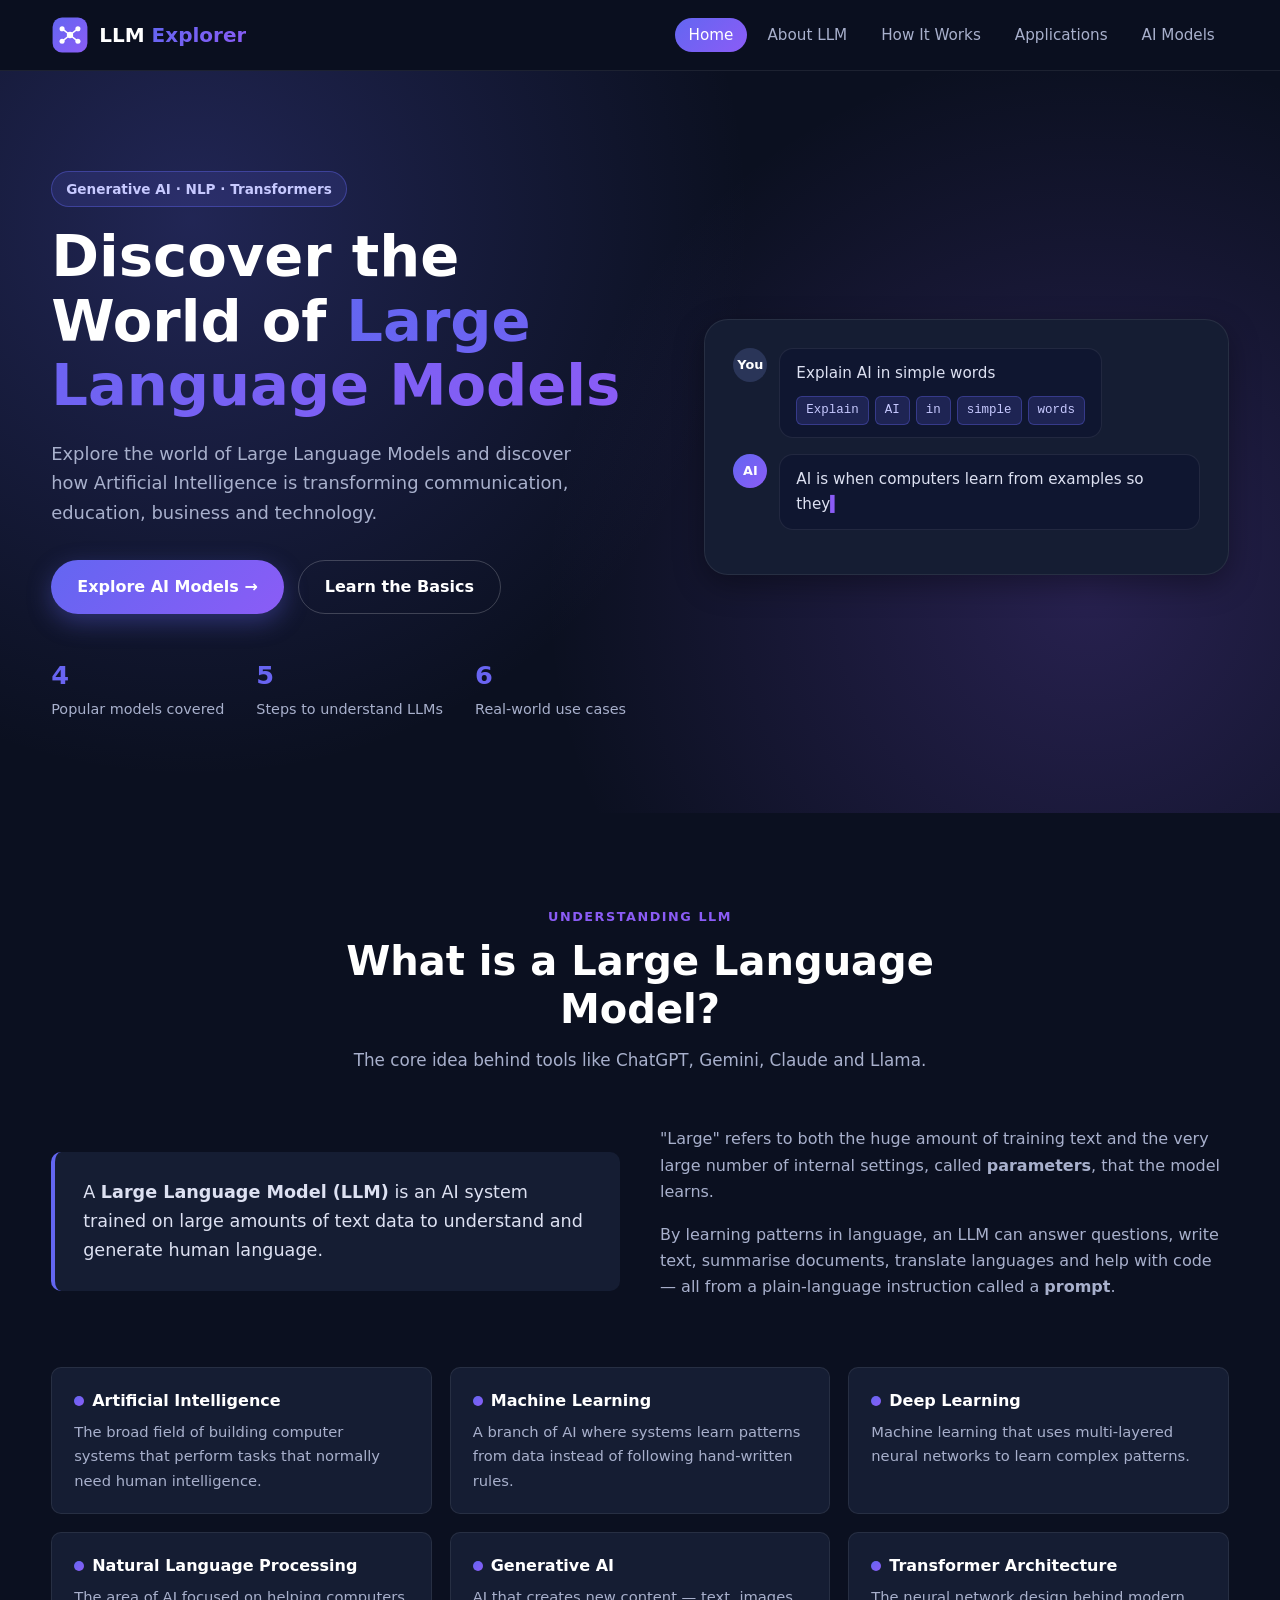
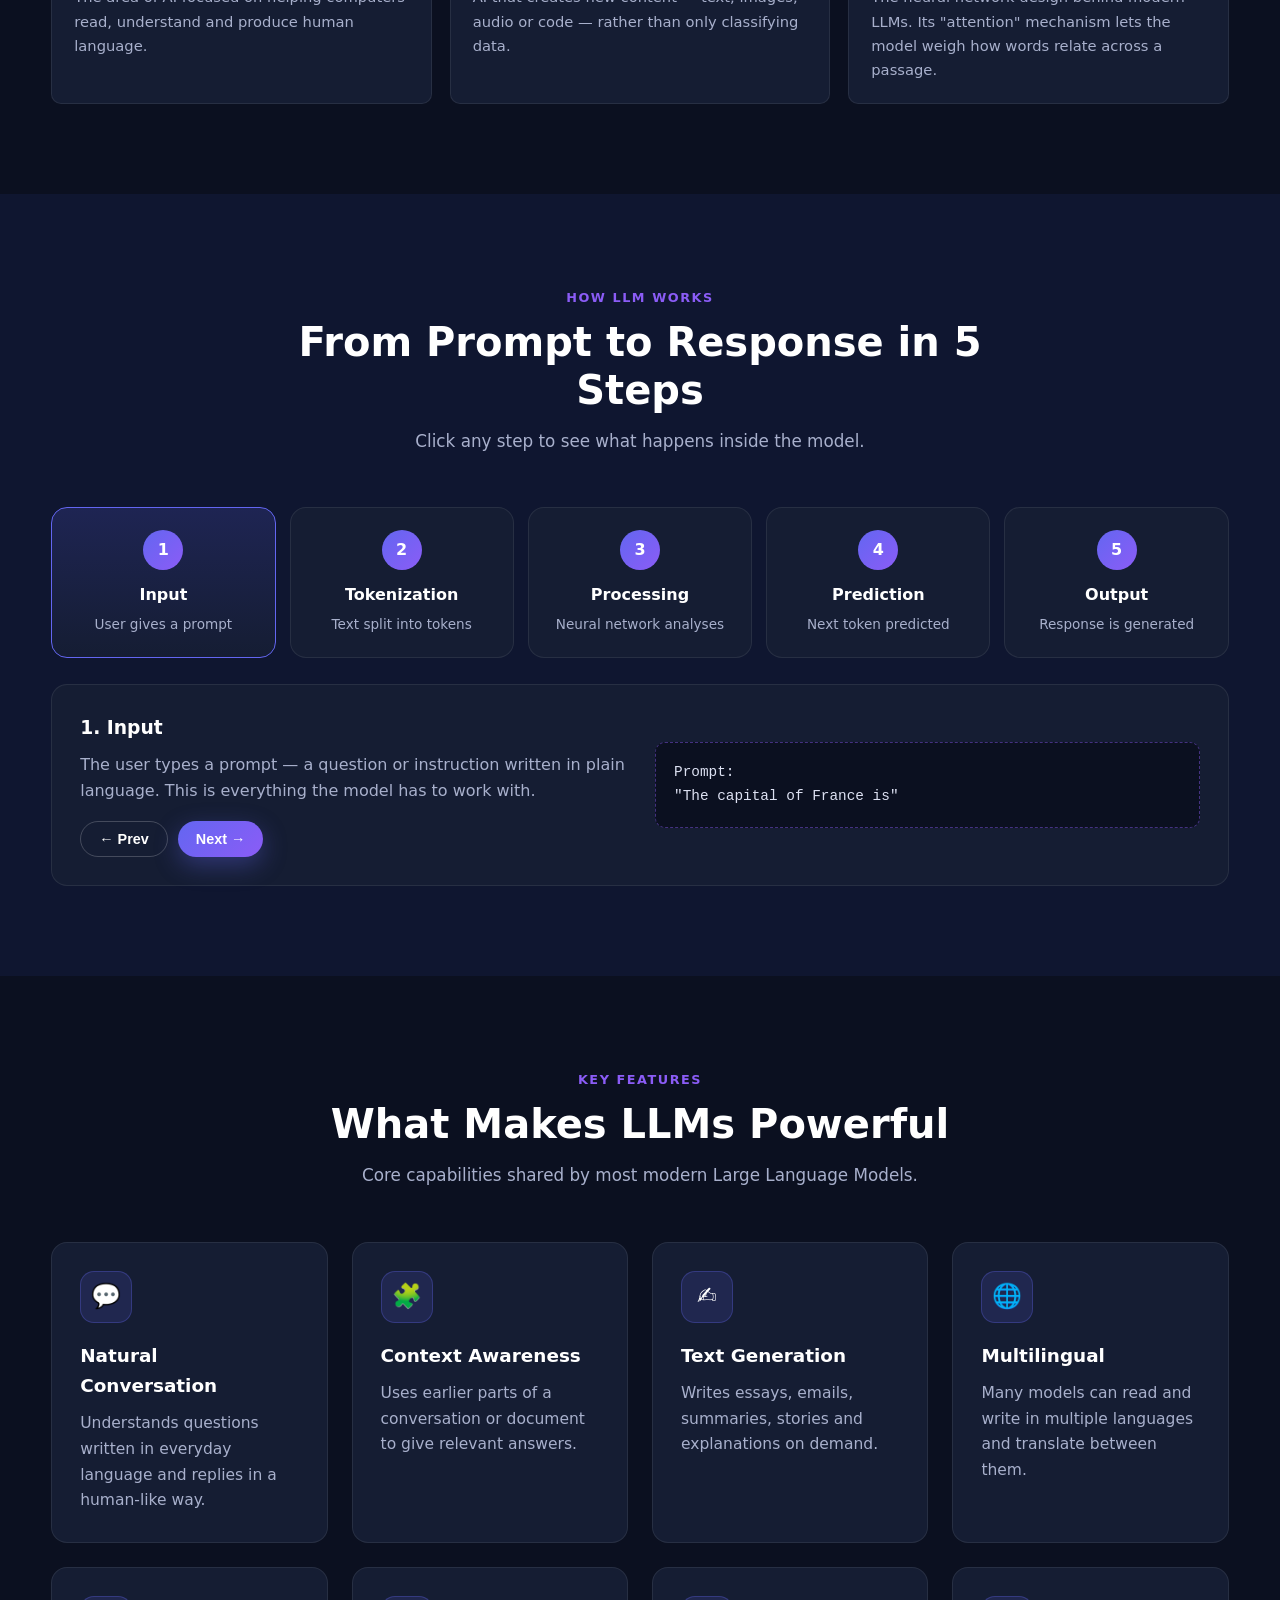
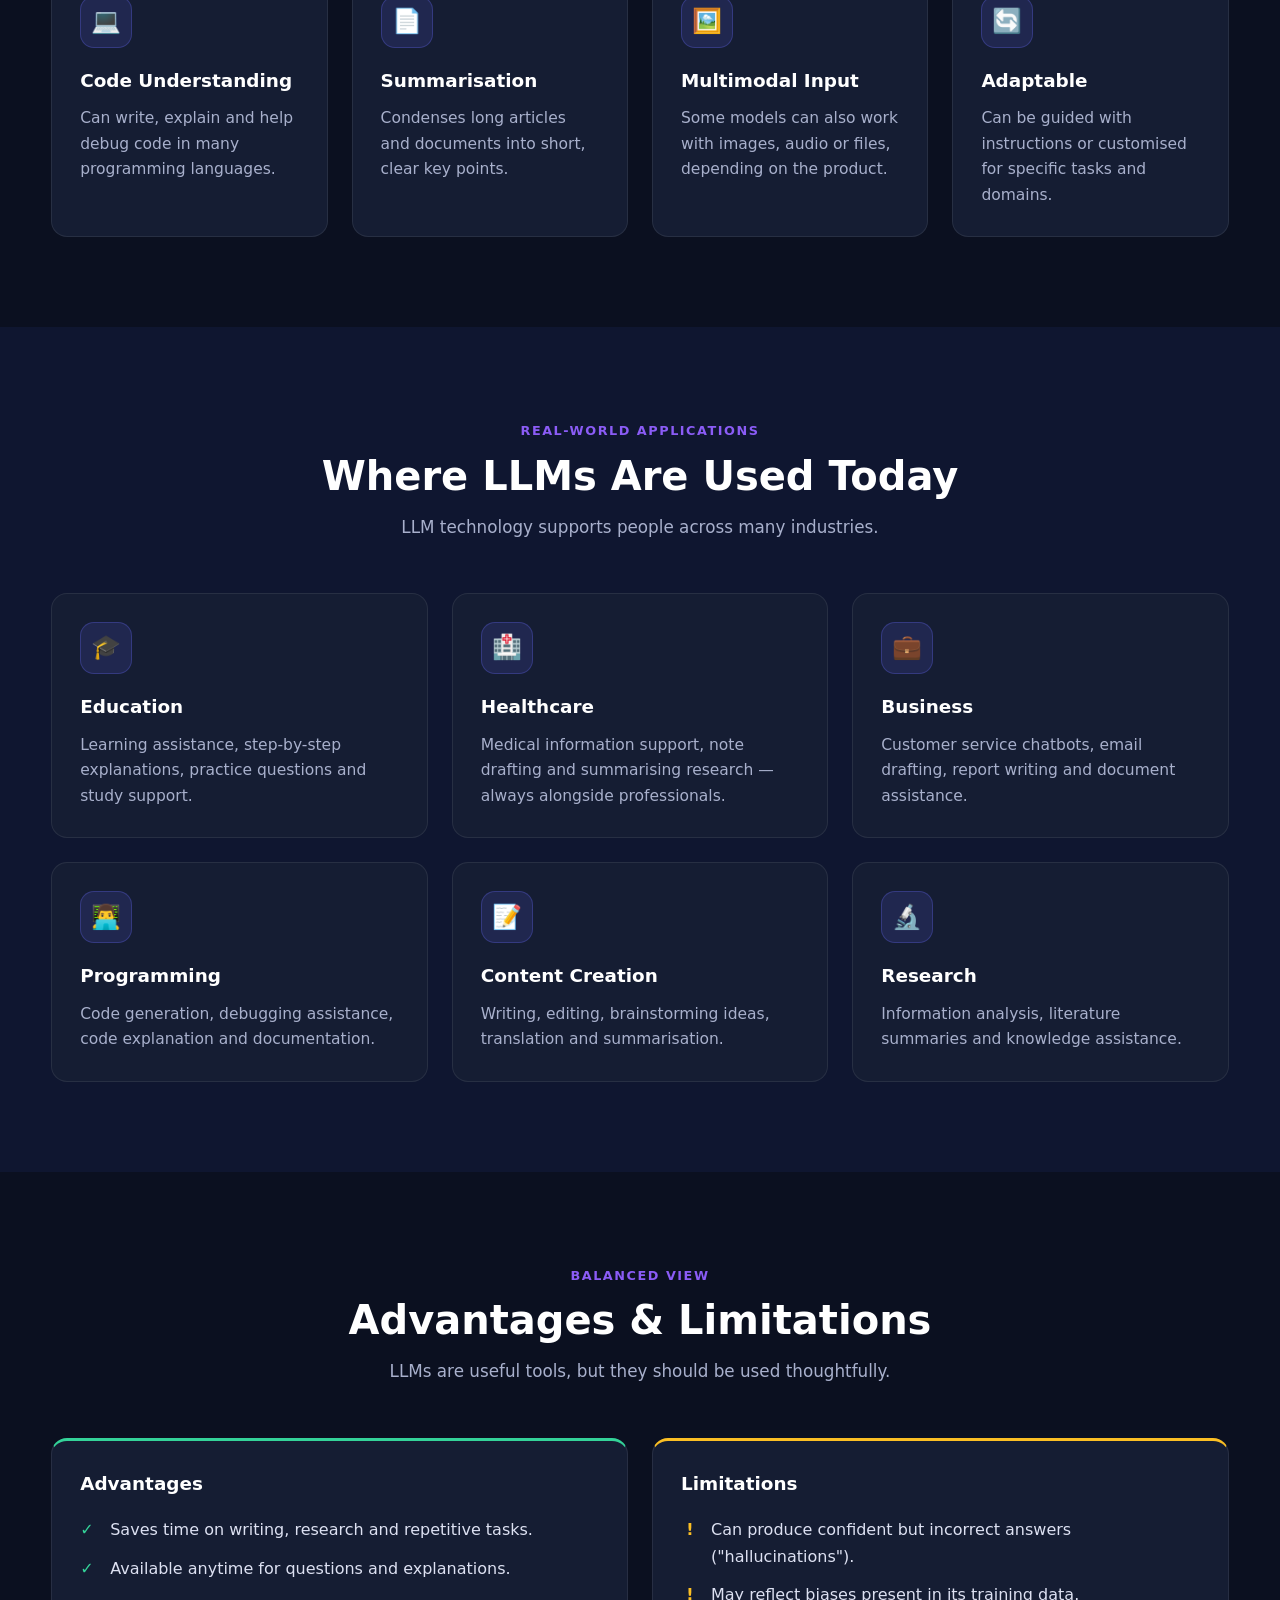
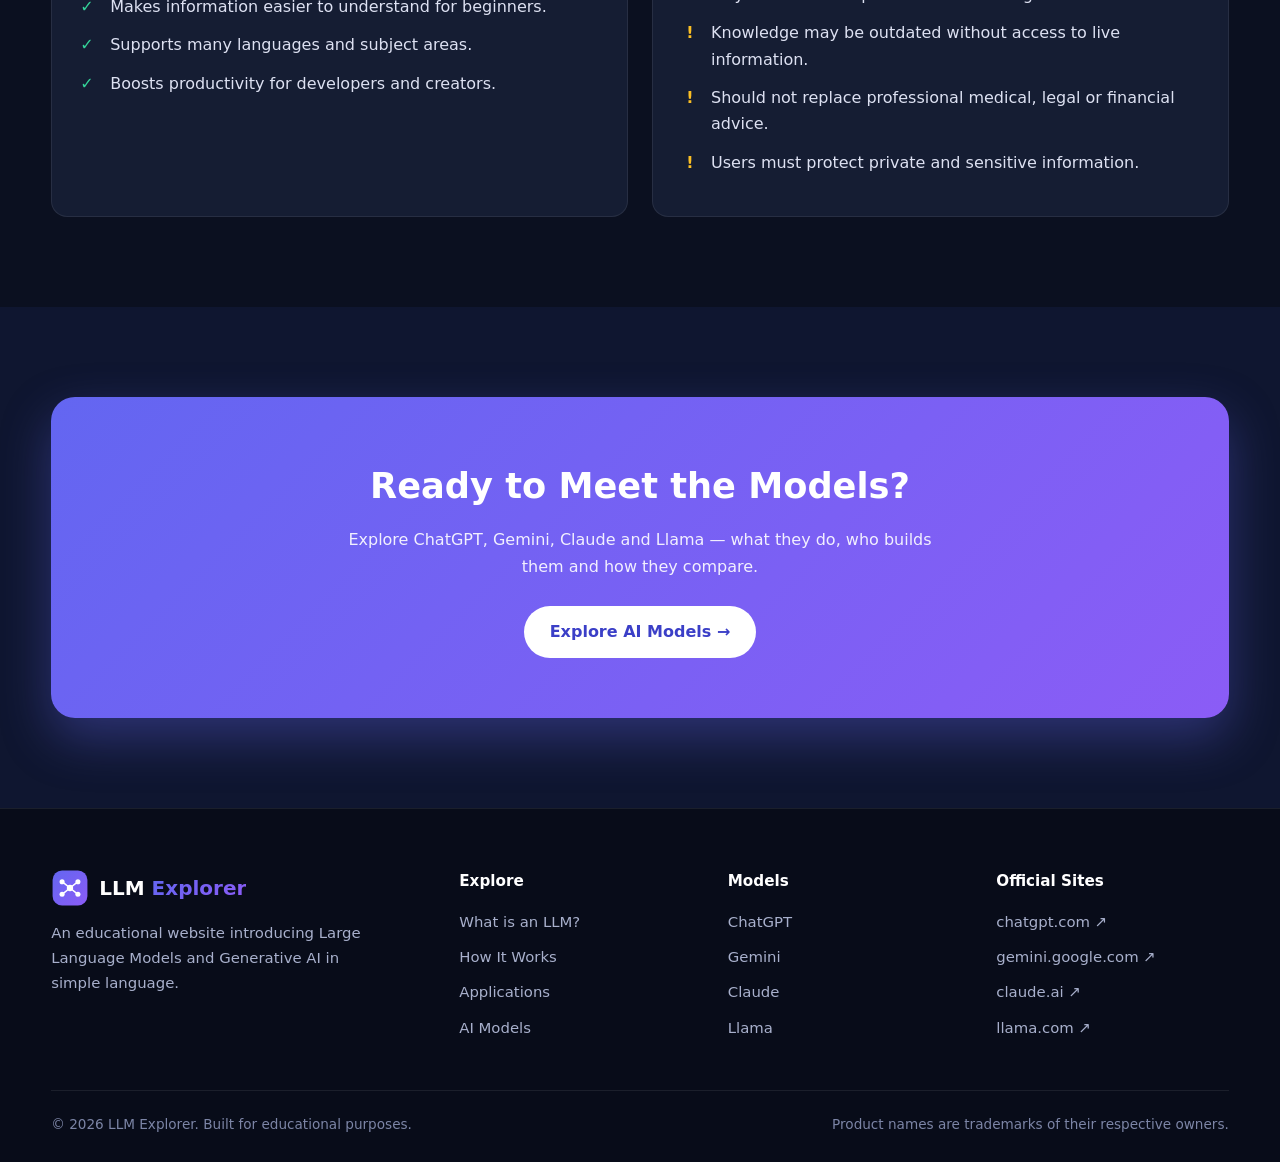
<file: index.html>
<!DOCTYPE html>
<html lang="en">
<head>
  <meta charset="UTF-8">
  <meta name="viewport" content="width=device-width, initial-scale=1.0">
  <meta name="description" content="LLM Explorer – learn what Large Language Models are, how they work, and where they are used.">
  <title>LLM Explorer | Understand Large Language Models</title>
  <link rel="icon" href="assets/logos/logo.svg" type="image/svg+xml">
  <link rel="stylesheet" href="css/style.css">
</head>
<body>
  <a href="#main" class="skip-link">Skip to content</a>

  <!-- ===== Navbar ===== -->
  <header class="header">
    <nav class="navbar container" aria-label="Main navigation">
      <a href="index.html" class="logo">
        <img src="assets/logos/logo.svg" alt="" width="38" height="38">
        <span>LLM <span class="gradient-text">Explorer</span></span>
      </a>
      <button class="nav-toggle" aria-label="Toggle menu" aria-expanded="false" aria-controls="nav-links">
        <span></span><span></span><span></span>
      </button>
      <ul class="nav-links" id="nav-links">
        <li><a href="index.html" class="active" aria-current="page">Home</a></li>
        <li><a href="#about">About LLM</a></li>
        <li><a href="#how-it-works">How It Works</a></li>
        <li><a href="#applications">Applications</a></li>
        <li><a href="models.html">AI Models</a></li>
      </ul>
    </nav>
  </header>

  <main id="main">
    <!-- ===== Hero ===== -->
    <section class="hero">
      <div class="container hero-grid">
        <div class="reveal">
          <span class="badge">Generative AI · NLP · Transformers</span>
          <h1>Discover the World of <span class="gradient-text">Large Language Models</span></h1>
          <p>Explore the world of Large Language Models and discover how Artificial Intelligence is transforming communication, education, business and technology.</p>
          <div class="hero-actions">
            <a href="models.html" class="btn btn-primary">Explore AI Models →</a>
            <a href="#about" class="btn btn-outline">Learn the Basics</a>
          </div>
          <div class="hero-stats">
            <div><strong class="gradient-text">4</strong><span>Popular models covered</span></div>
            <div><strong class="gradient-text">5</strong><span>Steps to understand LLMs</span></div>
            <div><strong class="gradient-text">6</strong><span>Real-world use cases</span></div>
          </div>
        </div>

        <div class="hero-visual reveal" aria-label="Illustration of a conversation with an LLM">
          <div class="chat-line">
            <div class="chat-avatar user" aria-hidden="true">You</div>
            <div class="chat-bubble">
              Explain AI in simple words
              <div class="tokens" aria-label="Prompt split into tokens">
                <span class="token">Explain</span><span class="token">AI</span><span class="token">in</span><span class="token">simple</span><span class="token">words</span>
              </div>
            </div>
          </div>
          <div class="chat-line">
            <div class="chat-avatar ai" aria-hidden="true">AI</div>
            <div class="chat-bubble"><span id="typed-text" class="typing"></span></div>
          </div>
        </div>
      </div>
    </section>

    <!-- ===== What is an LLM ===== -->
    <section class="section" id="about">
      <div class="container">
        <div class="section-header reveal">
          <span class="section-tag">Understanding LLM</span>
          <h2>What is a Large Language Model?</h2>
          <p>The core idea behind tools like ChatGPT, Gemini, Claude and Llama.</p>
        </div>

        <div class="definition">
          <blockquote class="definition-quote reveal">
            A <strong>Large Language Model (LLM)</strong> is an AI system trained on large amounts of text data to understand and generate human language.
          </blockquote>
          <div class="definition-text reveal">
            <p>"Large" refers to both the huge amount of training text and the very large number of internal settings, called <strong>parameters</strong>, that the model learns.</p>
            <p>By learning patterns in language, an LLM can answer questions, write text, summarise documents, translate languages and help with code — all from a plain-language instruction called a <strong>prompt</strong>.</p>
          </div>
        </div>

        <div class="concepts">
          <div class="concept reveal">
            <h4><span class="dot"></span>Artificial Intelligence</h4>
            <p>The broad field of building computer systems that perform tasks that normally need human intelligence.</p>
          </div>
          <div class="concept reveal">
            <h4><span class="dot"></span>Machine Learning</h4>
            <p>A branch of AI where systems learn patterns from data instead of following hand-written rules.</p>
          </div>
          <div class="concept reveal">
            <h4><span class="dot"></span>Deep Learning</h4>
            <p>Machine learning that uses multi-layered neural networks to learn complex patterns.</p>
          </div>
          <div class="concept reveal">
            <h4><span class="dot"></span>Natural Language Processing</h4>
            <p>The area of AI focused on helping computers read, understand and produce human language.</p>
          </div>
          <div class="concept reveal">
            <h4><span class="dot"></span>Generative AI</h4>
            <p>AI that creates new content — text, images, audio or code — rather than only classifying data.</p>
          </div>
          <div class="concept reveal">
            <h4><span class="dot"></span>Transformer Architecture</h4>
            <p>The neural network design behind modern LLMs. Its "attention" mechanism lets the model weigh how words relate across a passage.</p>
          </div>
        </div>
      </div>
    </section>

    <!-- ===== How LLM works ===== -->
    <section class="section section-alt" id="how-it-works">
      <div class="container">
        <div class="section-header reveal">
          <span class="section-tag">How LLM Works</span>
          <h2>From Prompt to Response in 5 Steps</h2>
          <p>Click any step to see what happens inside the model.</p>
        </div>

        <div class="steps reveal" role="tablist" aria-label="LLM working process">
          <button class="step active" role="tab" aria-selected="true" data-step="0"><div class="step-num">1</div><h3>Input</h3><p>User gives a prompt</p></button>
          <button class="step" role="tab" aria-selected="false" data-step="1"><div class="step-num">2</div><h3>Tokenization</h3><p>Text split into tokens</p></button>
          <button class="step" role="tab" aria-selected="false" data-step="2"><div class="step-num">3</div><h3>Processing</h3><p>Neural network analyses</p></button>
          <button class="step" role="tab" aria-selected="false" data-step="3"><div class="step-num">4</div><h3>Prediction</h3><p>Next token predicted</p></button>
          <button class="step" role="tab" aria-selected="false" data-step="4"><div class="step-num">5</div><h3>Output</h3><p>Response is generated</p></button>
        </div>

        <div class="step-detail reveal" role="tabpanel" aria-live="polite">
          <div>
            <h3 id="step-title">1. Input</h3>
            <p id="step-text"></p>
            <div class="step-controls">
              <button class="btn btn-outline btn-sm" id="step-prev" aria-label="Previous step">← Prev</button>
              <button class="btn btn-primary btn-sm" id="step-next" aria-label="Next step">Next →</button>
            </div>
          </div>
          <div class="step-example" id="step-example"></div>
        </div>
      </div>
    </section>

    <!-- ===== Key features ===== -->
    <section class="section" id="features">
      <div class="container">
        <div class="section-header reveal">
          <span class="section-tag">Key Features</span>
          <h2>What Makes LLMs Powerful</h2>
          <p>Core capabilities shared by most modern Large Language Models.</p>
        </div>
        <div class="grid grid-4">
          <article class="card reveal"><div class="icon" aria-hidden="true">💬</div><h3>Natural Conversation</h3><p>Understands questions written in everyday language and replies in a human-like way.</p></article>
          <article class="card reveal"><div class="icon" aria-hidden="true">🧩</div><h3>Context Awareness</h3><p>Uses earlier parts of a conversation or document to give relevant answers.</p></article>
          <article class="card reveal"><div class="icon" aria-hidden="true">✍️</div><h3>Text Generation</h3><p>Writes essays, emails, summaries, stories and explanations on demand.</p></article>
          <article class="card reveal"><div class="icon" aria-hidden="true">🌐</div><h3>Multilingual</h3><p>Many models can read and write in multiple languages and translate between them.</p></article>
          <article class="card reveal"><div class="icon" aria-hidden="true">💻</div><h3>Code Understanding</h3><p>Can write, explain and help debug code in many programming languages.</p></article>
          <article class="card reveal"><div class="icon" aria-hidden="true">📄</div><h3>Summarisation</h3><p>Condenses long articles and documents into short, clear key points.</p></article>
          <article class="card reveal"><div class="icon" aria-hidden="true">🖼️</div><h3>Multimodal Input</h3><p>Some models can also work with images, audio or files, depending on the product.</p></article>
          <article class="card reveal"><div class="icon" aria-hidden="true">🔄</div><h3>Adaptable</h3><p>Can be guided with instructions or customised for specific tasks and domains.</p></article>
        </div>
      </div>
    </section>

    <!-- ===== Applications ===== -->
    <section class="section section-alt" id="applications">
      <div class="container">
        <div class="section-header reveal">
          <span class="section-tag">Real-World Applications</span>
          <h2>Where LLMs Are Used Today</h2>
          <p>LLM technology supports people across many industries.</p>
        </div>
        <div class="grid grid-3">
          <article class="card reveal"><div class="icon" aria-hidden="true">🎓</div><h3>Education</h3><p>Learning assistance, step-by-step explanations, practice questions and study support.</p></article>
          <article class="card reveal"><div class="icon" aria-hidden="true">🏥</div><h3>Healthcare</h3><p>Medical information support, note drafting and summarising research — always alongside professionals.</p></article>
          <article class="card reveal"><div class="icon" aria-hidden="true">💼</div><h3>Business</h3><p>Customer service chatbots, email drafting, report writing and document assistance.</p></article>
          <article class="card reveal"><div class="icon" aria-hidden="true">👨‍💻</div><h3>Programming</h3><p>Code generation, debugging assistance, code explanation and documentation.</p></article>
          <article class="card reveal"><div class="icon" aria-hidden="true">📝</div><h3>Content Creation</h3><p>Writing, editing, brainstorming ideas, translation and summarisation.</p></article>
          <article class="card reveal"><div class="icon" aria-hidden="true">🔬</div><h3>Research</h3><p>Information analysis, literature summaries and knowledge assistance.</p></article>
        </div>
      </div>
    </section>

    <!-- ===== Advantages & limitations ===== -->
    <section class="section" id="pros-cons">
      <div class="container">
        <div class="section-header reveal">
          <span class="section-tag">Balanced View</span>
          <h2>Advantages &amp; Limitations</h2>
          <p>LLMs are useful tools, but they should be used thoughtfully.</p>
        </div>
        <div class="grid grid-2">
          <article class="card pros reveal">
            <h3>Advantages</h3>
            <ul class="list-check">
              <li>Saves time on writing, research and repetitive tasks.</li>
              <li>Available anytime for questions and explanations.</li>
              <li>Makes information easier to understand for beginners.</li>
              <li>Supports many languages and subject areas.</li>
              <li>Boosts productivity for developers and creators.</li>
            </ul>
          </article>
          <article class="card cons reveal">
            <h3>Limitations</h3>
            <ul class="list-cross">
              <li>Can produce confident but incorrect answers ("hallucinations").</li>
              <li>May reflect biases present in its training data.</li>
              <li>Knowledge may be outdated without access to live information.</li>
              <li>Should not replace professional medical, legal or financial advice.</li>
              <li>Users must protect private and sensitive information.</li>
            </ul>
          </article>
        </div>
      </div>
    </section>

    <!-- ===== CTA ===== -->
    <section class="section section-alt">
      <div class="container">
        <div class="cta reveal">
          <h2>Ready to Meet the Models?</h2>
          <p>Explore ChatGPT, Gemini, Claude and Llama — what they do, who builds them and how they compare.</p>
          <a href="models.html" class="btn">Explore AI Models →</a>
        </div>
      </div>
    </section>
  </main>

  <!-- ===== Footer ===== -->
  <footer class="footer">
    <div class="container">
      <div class="footer-grid">
        <div>
          <a href="index.html" class="logo"><img src="assets/logos/logo.svg" alt="" width="38" height="38"><span>LLM <span class="gradient-text">Explorer</span></span></a>
          <p>An educational website introducing Large Language Models and Generative AI in simple language.</p>
        </div>
        <div>
          <h4>Explore</h4>
          <ul>
            <li><a href="#about">What is an LLM?</a></li>
            <li><a href="#how-it-works">How It Works</a></li>
            <li><a href="#applications">Applications</a></li>
            <li><a href="models.html">AI Models</a></li>
          </ul>
        </div>
        <div>
          <h4>Models</h4>
          <ul>
            <li><a href="models.html#chatgpt">ChatGPT</a></li>
            <li><a href="models.html#gemini">Gemini</a></li>
            <li><a href="models.html#claude">Claude</a></li>
            <li><a href="models.html#llama">Llama</a></li>
          </ul>
        </div>
        <div>
          <h4>Official Sites</h4>
          <ul>
            <li><a href="https://chatgpt.com/" target="_blank" rel="noopener noreferrer">chatgpt.com ↗</a></li>
            <li><a href="https://gemini.google.com/" target="_blank" rel="noopener noreferrer">gemini.google.com ↗</a></li>
            <li><a href="https://claude.ai/" target="_blank" rel="noopener noreferrer">claude.ai ↗</a></li>
            <li><a href="https://www.llama.com/" target="_blank" rel="noopener noreferrer">llama.com ↗</a></li>
          </ul>
        </div>
      </div>
      <div class="footer-bottom">
        <span>© <span class="year"></span> LLM Explorer. Built for educational purposes.</span>
        <span>Product names are trademarks of their respective owners.</span>
      </div>
    </div>
  </footer>

  <button class="back-to-top" aria-label="Back to top">↑</button>
  <script src="js/script.js"></script>
</body>
</html>
</file>
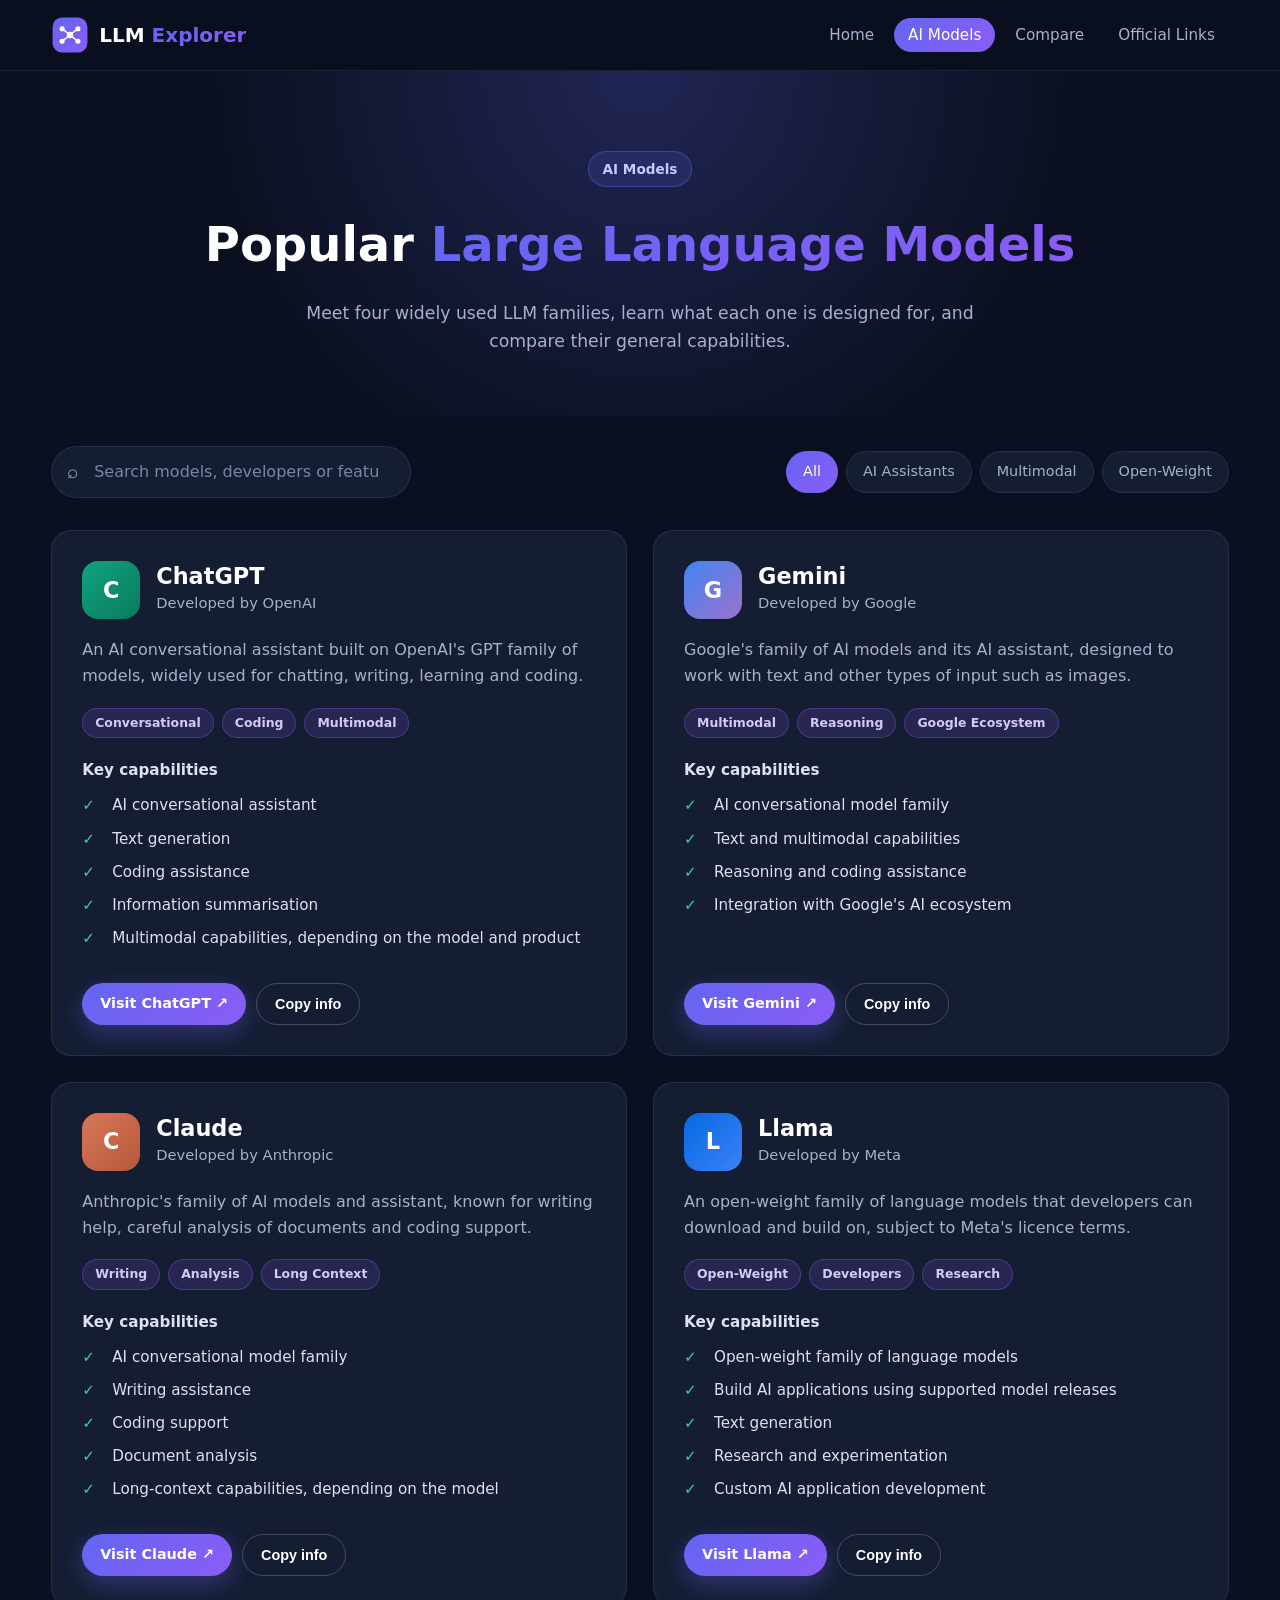
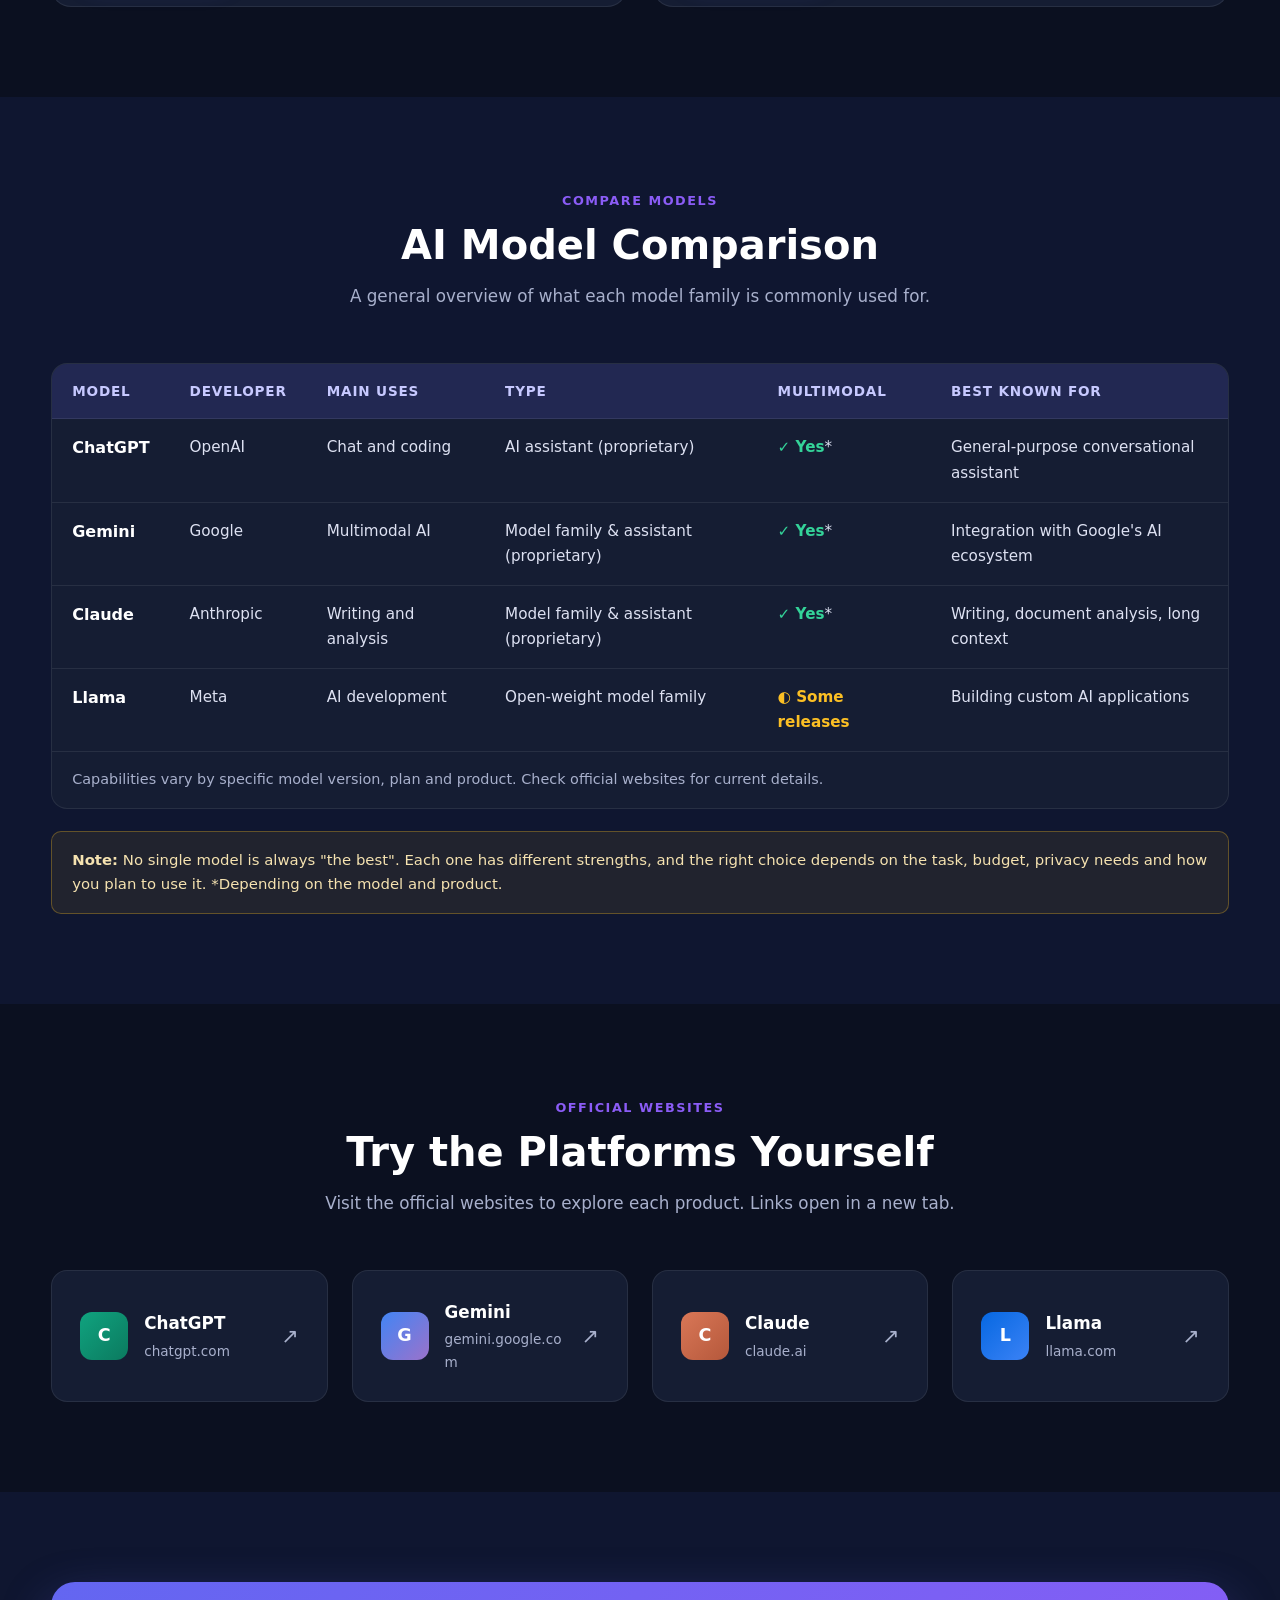
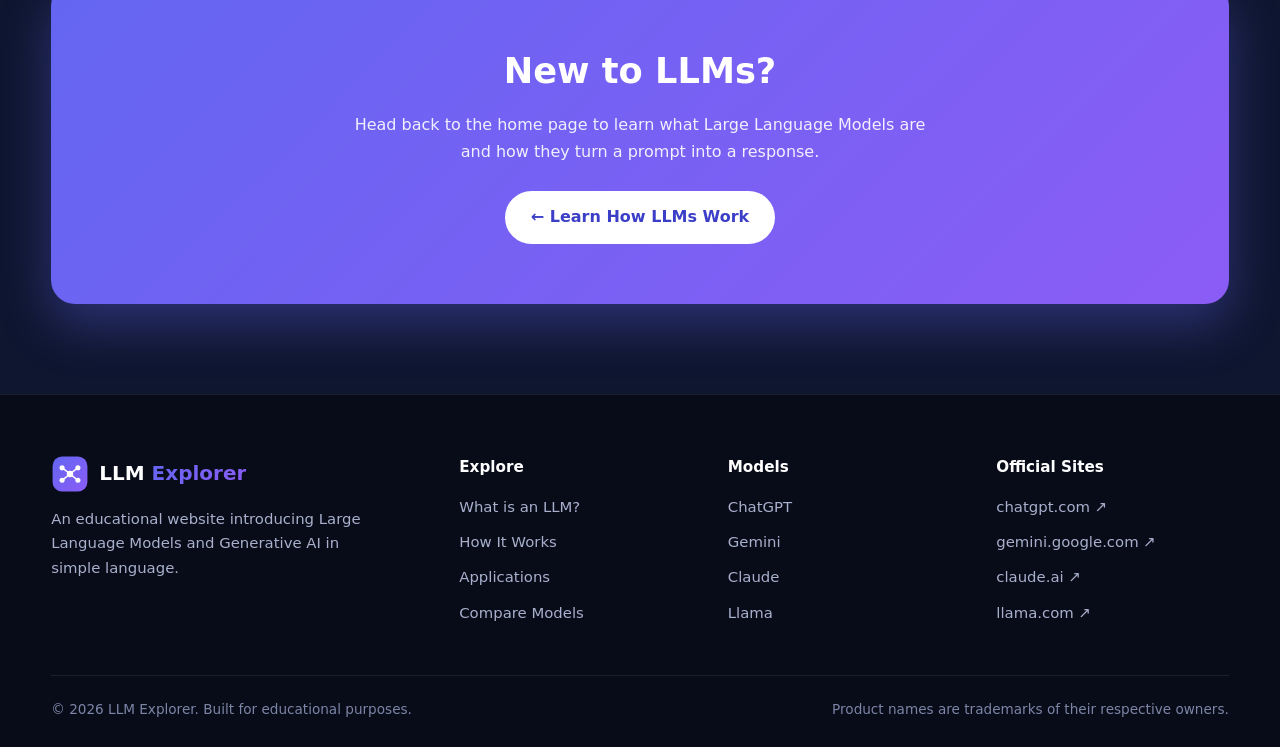
<file: models.html>
<!DOCTYPE html>
<html lang="en">
<head>
  <meta charset="UTF-8">
  <meta name="viewport" content="width=device-width, initial-scale=1.0">
  <meta name="description" content="Explore popular Large Language Models – ChatGPT, Gemini, Claude and Llama – and compare their capabilities.">
  <title>AI Models | LLM Explorer</title>
  <link rel="icon" href="assets/logos/logo.svg" type="image/svg+xml">
  <link rel="stylesheet" href="css/style.css">
</head>
<body>
  <a href="#main" class="skip-link">Skip to content</a>

  <!-- ===== Navbar ===== -->
  <header class="header">
    <nav class="navbar container" aria-label="Main navigation">
      <a href="index.html" class="logo">
        <img src="assets/logos/logo.svg" alt="" width="38" height="38">
        <span>LLM <span class="gradient-text">Explorer</span></span>
      </a>
      <button class="nav-toggle" aria-label="Toggle menu" aria-expanded="false" aria-controls="nav-links">
        <span></span><span></span><span></span>
      </button>
      <ul class="nav-links" id="nav-links">
        <li><a href="index.html">Home</a></li>
        <li><a href="models.html" class="active" aria-current="page">AI Models</a></li>
        <li><a href="#compare">Compare</a></li>
        <li><a href="#official-links">Official Links</a></li>
      </ul>
    </nav>
  </header>

  <main id="main">
    <!-- ===== Page hero ===== -->
    <section class="page-hero">
      <div class="container reveal">
        <span class="badge">AI Models</span>
        <h1>Popular <span class="gradient-text">Large Language Models</span></h1>
        <p>Meet four widely used LLM families, learn what each one is designed for, and compare their general capabilities.</p>
      </div>
    </section>

    <!-- ===== Model cards ===== -->
    <section class="section" id="models" style="padding-top: 30px;">
      <div class="container">
        <div class="toolbar">
          <label class="search" for="model-search">
            <input type="search" id="model-search" placeholder="Search models, developers or features…" aria-label="Search models">
          </label>
          <div class="filters" role="group" aria-label="Filter models">
            <button class="filter-btn active" data-filter="all">All</button>
            <button class="filter-btn" data-filter="assistant">AI Assistants</button>
            <button class="filter-btn" data-filter="multimodal">Multimodal</button>
            <button class="filter-btn" data-filter="open">Open-Weight</button>
          </div>
        </div>

        <div class="model-grid">
          <!-- ChatGPT -->
          <article class="model-card reveal" id="chatgpt" data-category="assistant multimodal">
            <div class="model-head">
              <div class="model-logo logo-chatgpt" aria-hidden="true">C</div>
              <div><h3>ChatGPT</h3><span class="model-dev">Developed by OpenAI</span></div>
            </div>
            <p class="model-desc">An AI conversational assistant built on OpenAI's GPT family of models, widely used for chatting, writing, learning and coding.</p>
            <div class="model-tags"><span class="tag">Conversational</span><span class="tag">Coding</span><span class="tag">Multimodal</span></div>
            <h4>Key capabilities</h4>
            <ul class="list-check">
              <li>AI conversational assistant</li>
              <li>Text generation</li>
              <li>Coding assistance</li>
              <li>Information summarisation</li>
              <li>Multimodal capabilities, depending on the model and product</li>
            </ul>
            <div class="model-actions">
              <a href="https://chatgpt.com/" target="_blank" rel="noopener noreferrer" class="btn btn-primary btn-sm">Visit ChatGPT ↗</a>
              <button class="btn btn-outline btn-sm copy-btn" data-copy="ChatGPT (OpenAI) – AI conversational assistant for text generation, coding assistance and summarisation. https://chatgpt.com/">Copy info</button>
            </div>
          </article>

          <!-- Gemini -->
          <article class="model-card reveal" id="gemini" data-category="assistant multimodal">
            <div class="model-head">
              <div class="model-logo logo-gemini" aria-hidden="true">G</div>
              <div><h3>Gemini</h3><span class="model-dev">Developed by Google</span></div>
            </div>
            <p class="model-desc">Google's family of AI models and its AI assistant, designed to work with text and other types of input such as images.</p>
            <div class="model-tags"><span class="tag">Multimodal</span><span class="tag">Reasoning</span><span class="tag">Google Ecosystem</span></div>
            <h4>Key capabilities</h4>
            <ul class="list-check">
              <li>AI conversational model family</li>
              <li>Text and multimodal capabilities</li>
              <li>Reasoning and coding assistance</li>
              <li>Integration with Google's AI ecosystem</li>
            </ul>
            <div class="model-actions">
              <a href="https://gemini.google.com/" target="_blank" rel="noopener noreferrer" class="btn btn-primary btn-sm">Visit Gemini ↗</a>
              <button class="btn btn-outline btn-sm copy-btn" data-copy="Gemini (Google) – AI model family with text and multimodal capabilities, reasoning and coding assistance. https://gemini.google.com/">Copy info</button>
            </div>
          </article>

          <!-- Claude -->
          <article class="model-card reveal" id="claude" data-category="assistant multimodal">
            <div class="model-head">
              <div class="model-logo logo-claude" aria-hidden="true">C</div>
              <div><h3>Claude</h3><span class="model-dev">Developed by Anthropic</span></div>
            </div>
            <p class="model-desc">Anthropic's family of AI models and assistant, known for writing help, careful analysis of documents and coding support.</p>
            <div class="model-tags"><span class="tag">Writing</span><span class="tag">Analysis</span><span class="tag">Long Context</span></div>
            <h4>Key capabilities</h4>
            <ul class="list-check">
              <li>AI conversational model family</li>
              <li>Writing assistance</li>
              <li>Coding support</li>
              <li>Document analysis</li>
              <li>Long-context capabilities, depending on the model</li>
            </ul>
            <div class="model-actions">
              <a href="https://claude.ai/" target="_blank" rel="noopener noreferrer" class="btn btn-primary btn-sm">Visit Claude ↗</a>
              <button class="btn btn-outline btn-sm copy-btn" data-copy="Claude (Anthropic) – AI model family for writing assistance, coding support and document analysis. https://claude.ai/">Copy info</button>
            </div>
          </article>

          <!-- Llama -->
          <article class="model-card reveal" id="llama" data-category="open">
            <div class="model-head">
              <div class="model-logo logo-llama" aria-hidden="true">L</div>
              <div><h3>Llama</h3><span class="model-dev">Developed by Meta</span></div>
            </div>
            <p class="model-desc">An open-weight family of language models that developers can download and build on, subject to Meta's licence terms.</p>
            <div class="model-tags"><span class="tag">Open-Weight</span><span class="tag">Developers</span><span class="tag">Research</span></div>
            <h4>Key capabilities</h4>
            <ul class="list-check">
              <li>Open-weight family of language models</li>
              <li>Build AI applications using supported model releases</li>
              <li>Text generation</li>
              <li>Research and experimentation</li>
              <li>Custom AI application development</li>
            </ul>
            <div class="model-actions">
              <a href="https://www.llama.com/" target="_blank" rel="noopener noreferrer" class="btn btn-primary btn-sm">Visit Llama ↗</a>
              <button class="btn btn-outline btn-sm copy-btn" data-copy="Llama (Meta) – open-weight family of language models for research, experimentation and custom AI application development. https://www.llama.com/">Copy info</button>
            </div>
          </article>
        </div>
        <p class="no-results" id="no-results">No models match your search. Try another keyword.</p>
      </div>
    </section>

    <!-- ===== Comparison ===== -->
    <section class="section section-alt" id="compare">
      <div class="container">
        <div class="section-header reveal">
          <span class="section-tag">Compare Models</span>
          <h2>AI Model Comparison</h2>
          <p>A general overview of what each model family is commonly used for.</p>
        </div>

        <div class="table-wrap reveal">
          <table class="compare-table">
            <caption>Capabilities vary by specific model version, plan and product. Check official websites for current details.</caption>
            <thead>
              <tr>
                <th scope="col">Model</th>
                <th scope="col">Developer</th>
                <th scope="col">Main Uses</th>
                <th scope="col">Type</th>
                <th scope="col">Multimodal</th>
                <th scope="col">Best Known For</th>
              </tr>
            </thead>
            <tbody>
              <tr>
                <th scope="row">ChatGPT</th>
                <td>OpenAI</td>
                <td>Chat and coding</td>
                <td>AI assistant (proprietary)</td>
                <td><span class="yes">✓ Yes</span>*</td>
                <td>General-purpose conversational assistant</td>
              </tr>
              <tr>
                <th scope="row">Gemini</th>
                <td>Google</td>
                <td>Multimodal AI</td>
                <td>Model family &amp; assistant (proprietary)</td>
                <td><span class="yes">✓ Yes</span>*</td>
                <td>Integration with Google's AI ecosystem</td>
              </tr>
              <tr>
                <th scope="row">Claude</th>
                <td>Anthropic</td>
                <td>Writing and analysis</td>
                <td>Model family &amp; assistant (proprietary)</td>
                <td><span class="yes">✓ Yes</span>*</td>
                <td>Writing, document analysis, long context</td>
              </tr>
              <tr>
                <th scope="row">Llama</th>
                <td>Meta</td>
                <td>AI development</td>
                <td>Open-weight model family</td>
                <td><span class="partial">◐ Some releases</span></td>
                <td>Building custom AI applications</td>
              </tr>
            </tbody>
          </table>
        </div>

        <p class="note reveal"><strong>Note:</strong> No single model is always "the best". Each one has different strengths, and the right choice depends on the task, budget, privacy needs and how you plan to use it. *Depending on the model and product.</p>
      </div>
    </section>

    <!-- ===== Official links ===== -->
    <section class="section" id="official-links">
      <div class="container">
        <div class="section-header reveal">
          <span class="section-tag">Official Websites</span>
          <h2>Try the Platforms Yourself</h2>
          <p>Visit the official websites to explore each product. Links open in a new tab.</p>
        </div>
        <div class="grid grid-4">
          <a class="card link-card reveal" href="https://chatgpt.com/" target="_blank" rel="noopener noreferrer">
            <div class="model-logo logo-chatgpt" aria-hidden="true">C</div>
            <div><h3>ChatGPT</h3><p>chatgpt.com</p></div><span class="arrow" aria-hidden="true">↗</span>
          </a>
          <a class="card link-card reveal" href="https://gemini.google.com/" target="_blank" rel="noopener noreferrer">
            <div class="model-logo logo-gemini" aria-hidden="true">G</div>
            <div><h3>Gemini</h3><p>gemini.google.com</p></div><span class="arrow" aria-hidden="true">↗</span>
          </a>
          <a class="card link-card reveal" href="https://claude.ai/" target="_blank" rel="noopener noreferrer">
            <div class="model-logo logo-claude" aria-hidden="true">C</div>
            <div><h3>Claude</h3><p>claude.ai</p></div><span class="arrow" aria-hidden="true">↗</span>
          </a>
          <a class="card link-card reveal" href="https://www.llama.com/" target="_blank" rel="noopener noreferrer">
            <div class="model-logo logo-llama" aria-hidden="true">L</div>
            <div><h3>Llama</h3><p>llama.com</p></div><span class="arrow" aria-hidden="true">↗</span>
          </a>
        </div>
      </div>
    </section>

    <!-- ===== CTA ===== -->
    <section class="section section-alt">
      <div class="container">
        <div class="cta reveal">
          <h2>New to LLMs?</h2>
          <p>Head back to the home page to learn what Large Language Models are and how they turn a prompt into a response.</p>
          <a href="index.html#how-it-works" class="btn">← Learn How LLMs Work</a>
        </div>
      </div>
    </section>
  </main>

  <!-- ===== Footer ===== -->
  <footer class="footer">
    <div class="container">
      <div class="footer-grid">
        <div>
          <a href="index.html" class="logo"><img src="assets/logos/logo.svg" alt="" width="38" height="38"><span>LLM <span class="gradient-text">Explorer</span></span></a>
          <p>An educational website introducing Large Language Models and Generative AI in simple language.</p>
        </div>
        <div>
          <h4>Explore</h4>
          <ul>
            <li><a href="index.html#about">What is an LLM?</a></li>
            <li><a href="index.html#how-it-works">How It Works</a></li>
            <li><a href="index.html#applications">Applications</a></li>
            <li><a href="#compare">Compare Models</a></li>
          </ul>
        </div>
        <div>
          <h4>Models</h4>
          <ul>
            <li><a href="#chatgpt">ChatGPT</a></li>
            <li><a href="#gemini">Gemini</a></li>
            <li><a href="#claude">Claude</a></li>
            <li><a href="#llama">Llama</a></li>
          </ul>
        </div>
        <div>
          <h4>Official Sites</h4>
          <ul>
            <li><a href="https://chatgpt.com/" target="_blank" rel="noopener noreferrer">chatgpt.com ↗</a></li>
            <li><a href="https://gemini.google.com/" target="_blank" rel="noopener noreferrer">gemini.google.com ↗</a></li>
            <li><a href="https://claude.ai/" target="_blank" rel="noopener noreferrer">claude.ai ↗</a></li>
            <li><a href="https://www.llama.com/" target="_blank" rel="noopener noreferrer">llama.com ↗</a></li>
          </ul>
        </div>
      </div>
      <div class="footer-bottom">
        <span>© <span class="year"></span> LLM Explorer. Built for educational purposes.</span>
        <span>Product names are trademarks of their respective owners.</span>
      </div>
    </div>
  </footer>

  <button class="back-to-top" aria-label="Back to top">↑</button>
  <div class="toast" id="toast" role="status" aria-live="polite"></div>
  <script src="js/script.js"></script>
</body>
</html>
</file>
<file: css/style.css>
/* ==========================================================
   LLM Explorer — Global Stylesheet
   ========================================================== */

:root {
  --bg: #0B1020;
  --bg-alt: #0F1630;
  --card: #151D33;
  --card-hover: #1B2542;
  --border: rgba(255, 255, 255, 0.08);
  --primary: #6366F1;
  --secondary: #8B5CF6;
  --text: #FFFFFF;
  --muted: #A8B0CC;
  --success: #34D399;
  --warning: #FBBF24;
  --gradient: linear-gradient(135deg, var(--primary), var(--secondary));
  --radius: 16px;
  --radius-sm: 10px;
  --shadow: 0 10px 30px rgba(0, 0, 0, 0.35);
  --max-width: 1180px;
  --nav-height: 70px;
  --font: "Inter", "Segoe UI", system-ui, -apple-system, Roboto, Arial, sans-serif;
}

/* ---------- Reset & base ---------- */
*,
*::before,
*::after { box-sizing: border-box; margin: 0; padding: 0; }

html { scroll-behavior: smooth; scroll-padding-top: calc(var(--nav-height) + 16px); }

body {
  font-family: var(--font);
  background: var(--bg);
  color: var(--text);
  line-height: 1.65;
  -webkit-font-smoothing: antialiased;
}

img, svg { max-width: 100%; display: block; }
a { color: inherit; text-decoration: none; }
ul { list-style: none; }

:focus-visible { outline: 3px solid var(--secondary); outline-offset: 3px; border-radius: 6px; }

.skip-link {
  position: absolute; left: -999px; top: 8px;
  background: var(--primary); color: #fff; padding: 8px 14px; border-radius: 8px; z-index: 200;
}
.skip-link:focus { left: 8px; }

.container { width: 92%; max-width: var(--max-width); margin: 0 auto; }

.gradient-text {
  background: var(--gradient);
  -webkit-background-clip: text; background-clip: text;
  color: transparent;
}

/* ---------- Navbar ---------- */
.header {
  position: sticky; top: 0; z-index: 100;
  background: rgba(11, 16, 32, 0.85);
  backdrop-filter: blur(12px);
  border-bottom: 1px solid var(--border);
  transition: box-shadow 0.3s;
}
.header.scrolled { box-shadow: 0 6px 20px rgba(0, 0, 0, 0.4); }

.navbar {
  height: var(--nav-height);
  display: flex; align-items: center; justify-content: space-between;
}

.logo { display: flex; align-items: center; gap: 10px; font-weight: 800; font-size: 1.25rem; }
.logo img { width: 38px; height: 38px; }

.nav-links { display: flex; align-items: center; gap: 6px; }
.nav-links a {
  padding: 8px 14px; border-radius: 999px;
  color: var(--muted); font-weight: 500; font-size: 0.95rem;
  transition: color 0.2s, background 0.2s;
}
.nav-links a:hover { color: var(--text); background: rgba(255, 255, 255, 0.06); }
.nav-links a.active { color: #fff; background: var(--gradient); }

.nav-toggle {
  display: none;
  background: none; border: 1px solid var(--border); border-radius: 10px;
  width: 44px; height: 44px; cursor: pointer;
  flex-direction: column; justify-content: center; align-items: center; gap: 5px;
}
.nav-toggle span { width: 20px; height: 2px; background: #fff; border-radius: 2px; transition: transform 0.3s, opacity 0.3s; }
.nav-toggle[aria-expanded="true"] span:nth-child(1) { transform: translateY(7px) rotate(45deg); }
.nav-toggle[aria-expanded="true"] span:nth-child(2) { opacity: 0; }
.nav-toggle[aria-expanded="true"] span:nth-child(3) { transform: translateY(-7px) rotate(-45deg); }

/* ---------- Buttons ---------- */
.btn {
  display: inline-flex; align-items: center; gap: 8px;
  padding: 13px 26px; border-radius: 999px;
  font-weight: 600; font-size: 1rem; border: none; cursor: pointer;
  transition: transform 0.2s, box-shadow 0.2s, background 0.2s;
}
.btn-primary { background: var(--gradient); color: #fff; box-shadow: 0 8px 24px rgba(99, 102, 241, 0.35); }
.btn-primary:hover { transform: translateY(-2px); box-shadow: 0 12px 30px rgba(139, 92, 246, 0.45); }
.btn-outline { border: 1px solid rgba(255, 255, 255, 0.2); color: #fff; background: transparent; }
.btn-outline:hover { background: rgba(255, 255, 255, 0.07); transform: translateY(-2px); }
.btn-sm { padding: 9px 18px; font-size: 0.9rem; }

/* ---------- Hero ---------- */
.hero {
  position: relative; overflow: hidden;
  padding: 100px 0 90px;
  background:
    radial-gradient(circle at 15% 20%, rgba(99, 102, 241, 0.25), transparent 45%),
    radial-gradient(circle at 85% 70%, rgba(139, 92, 246, 0.22), transparent 45%);
}
.hero-grid { display: grid; grid-template-columns: 1.15fr 1fr; gap: 50px; align-items: center; }
.badge {
  display: inline-block; padding: 6px 14px; border-radius: 999px;
  background: rgba(99, 102, 241, 0.15); border: 1px solid rgba(99, 102, 241, 0.4);
  color: #C7C9FF; font-size: 0.85rem; font-weight: 600; margin-bottom: 18px;
}
.hero h1 { font-size: clamp(2.2rem, 5vw, 3.6rem); line-height: 1.12; font-weight: 800; margin-bottom: 20px; }
.hero p { color: var(--muted); font-size: 1.12rem; max-width: 560px; margin-bottom: 32px; }
.hero-actions { display: flex; flex-wrap: wrap; gap: 14px; }
.hero-stats { display: flex; gap: 32px; margin-top: 40px; flex-wrap: wrap; }
.hero-stats strong { display: block; font-size: 1.6rem; }
.hero-stats span { color: var(--muted); font-size: 0.9rem; }

/* Hero visual: simple neural network illustration */
.hero-visual {
  background: var(--card); border: 1px solid var(--border); border-radius: 24px;
  padding: 28px; box-shadow: var(--shadow);
}
.chat-line { display: flex; gap: 12px; margin-bottom: 16px; align-items: flex-start; }
.chat-avatar {
  flex: 0 0 34px; height: 34px; border-radius: 50%;
  display: grid; place-items: center; font-size: 0.8rem; font-weight: 700;
}
.chat-avatar.user { background: #2A3558; }
.chat-avatar.ai { background: var(--gradient); }
.chat-bubble {
  background: var(--bg-alt); padding: 12px 16px; border-radius: 14px;
  font-size: 0.95rem; color: #DDE1F2; border: 1px solid var(--border);
}
.tokens { display: flex; flex-wrap: wrap; gap: 6px; margin-top: 10px; }
.token {
  padding: 3px 9px; border-radius: 6px; font-size: 0.78rem; font-family: ui-monospace, Consolas, monospace;
  background: rgba(99, 102, 241, 0.18); color: #C7C9FF; border: 1px solid rgba(99, 102, 241, 0.35);
}
.typing::after { content: "▍"; animation: blink 1s step-end infinite; color: var(--secondary); }
@keyframes blink { 50% { opacity: 0; } }

/* ---------- Sections ---------- */
.section { padding: 90px 0; }
.section-alt { background: var(--bg-alt); }
.section-header { text-align: center; max-width: 720px; margin: 0 auto 52px; }
.section-tag {
  display: inline-block; color: var(--secondary); font-weight: 700;
  text-transform: uppercase; letter-spacing: 0.12em; font-size: 0.8rem; margin-bottom: 10px;
}
.section-header h2 { font-size: clamp(1.8rem, 3.5vw, 2.5rem); line-height: 1.2; margin-bottom: 14px; }
.section-header p { color: var(--muted); font-size: 1.05rem; }

/* ---------- Cards & grids ---------- */
.grid { display: grid; gap: 24px; }
.grid-2 { grid-template-columns: repeat(2, 1fr); }
.grid-3 { grid-template-columns: repeat(3, 1fr); }
.grid-4 { grid-template-columns: repeat(4, 1fr); }

.card {
  background: var(--card); border: 1px solid var(--border); border-radius: var(--radius);
  padding: 28px; transition: transform 0.25s, border-color 0.25s, background 0.25s;
}
.card:hover { transform: translateY(-4px); border-color: rgba(139, 92, 246, 0.45); background: var(--card-hover); }
.card h3 { font-size: 1.15rem; margin-bottom: 10px; }
.card p { color: var(--muted); font-size: 0.97rem; }

.icon {
  width: 52px; height: 52px; border-radius: 14px;
  display: grid; place-items: center; font-size: 1.5rem;
  background: rgba(99, 102, 241, 0.15); border: 1px solid rgba(99, 102, 241, 0.3);
  margin-bottom: 18px;
}

/* About / definition block */
.definition {
  display: grid; grid-template-columns: 1fr 1fr; gap: 40px; align-items: center;
}
.definition-quote {
  background: var(--card); border-left: 4px solid var(--primary);
  border-radius: var(--radius-sm); padding: 26px 28px; font-size: 1.1rem; color: #DDE1F2;
}
.definition-text p { color: var(--muted); margin-bottom: 16px; }

/* Concept hierarchy (AI > ML > DL > NLP > GenAI) */
.concepts { display: grid; grid-template-columns: repeat(3, 1fr); gap: 18px; margin-top: 50px; }
.concept {
  background: var(--card); border: 1px solid var(--border); border-radius: var(--radius-sm);
  padding: 20px 22px;
}
.concept h4 { font-size: 1rem; margin-bottom: 6px; display: flex; align-items: center; gap: 8px; }
.concept p { color: var(--muted); font-size: 0.92rem; }
.concept .dot { width: 10px; height: 10px; border-radius: 50%; background: var(--gradient); }

/* ---------- How LLM works (interactive steps) ---------- */
.steps { display: grid; grid-template-columns: repeat(5, 1fr); gap: 14px; position: relative; }
.step {
  background: var(--card); border: 1px solid var(--border); border-radius: var(--radius);
  padding: 22px 18px; text-align: center; cursor: pointer;
  transition: border-color 0.25s, transform 0.25s, background 0.25s;
  font: inherit; color: inherit;
}
.step:hover { transform: translateY(-3px); }
.step.active { border-color: var(--primary); background: linear-gradient(180deg, rgba(99,102,241,0.18), var(--card)); }
.step-num {
  width: 40px; height: 40px; margin: 0 auto 12px; border-radius: 50%;
  display: grid; place-items: center; font-weight: 700; background: var(--gradient);
}
.step h3 { font-size: 1rem; margin-bottom: 4px; }
.step p { color: var(--muted); font-size: 0.85rem; }

.step-detail {
  margin-top: 26px; background: var(--card); border: 1px solid var(--border); border-radius: var(--radius);
  padding: 28px; display: grid; grid-template-columns: 1fr 1fr; gap: 30px; align-items: center;
  min-height: 170px;
}
.step-detail h3 { margin-bottom: 8px; }
.step-detail p { color: var(--muted); }
.step-example {
  background: var(--bg); border: 1px dashed rgba(139, 92, 246, 0.45); border-radius: var(--radius-sm);
  padding: 18px; font-family: ui-monospace, Consolas, monospace; font-size: 0.9rem; color: #DDE1F2;
}
.step-controls { display: flex; gap: 10px; margin-top: 16px; }

/* ---------- Pros / cons ---------- */
.list-check li, .list-cross li {
  position: relative; padding-left: 30px; margin-bottom: 12px; color: #DDE1F2;
}
.list-check li::before, .list-cross li::before {
  position: absolute; left: 0; top: 0; font-weight: 700;
}
.list-check li::before { content: "✓"; color: var(--success); }
.list-cross li::before { content: "!"; color: var(--warning); width: 18px; text-align: center; }
.card.pros { border-top: 3px solid var(--success); }
.card.cons { border-top: 3px solid var(--warning); }
.card.pros h3, .card.cons h3 { margin-bottom: 18px; }

/* ---------- CTA ---------- */
.cta {
  text-align: center; padding: 60px 30px; border-radius: 24px;
  background: var(--gradient); box-shadow: 0 20px 50px rgba(99, 102, 241, 0.35);
}
.cta h2 { font-size: clamp(1.6rem, 3vw, 2.2rem); margin-bottom: 12px; }
.cta p { color: rgba(255,255,255,0.9); margin-bottom: 26px; max-width: 600px; margin-inline: auto; }
.cta .btn { background: #fff; color: #3B3FC7; }
.cta .btn:hover { transform: translateY(-2px); }

/* ---------- Page header (models page) ---------- */
.page-hero { padding: 80px 0 60px; text-align: center;
  background: radial-gradient(circle at 50% 0%, rgba(99, 102, 241, 0.25), transparent 60%); }
.page-hero h1 { font-size: clamp(2rem, 4.5vw, 3rem); margin-bottom: 14px; }
.page-hero p { color: var(--muted); max-width: 680px; margin: 0 auto; font-size: 1.08rem; }

/* ---------- Filter / search ---------- */
.toolbar {
  display: flex; flex-wrap: wrap; gap: 14px; justify-content: space-between; align-items: center;
  margin-bottom: 32px;
}
.search {
  flex: 1 1 260px; max-width: 360px; position: relative;
}
.search input {
  width: 100%; padding: 12px 16px 12px 42px; border-radius: 999px;
  border: 1px solid var(--border); background: var(--card); color: #fff; font: inherit;
}
.search input::placeholder { color: #7C85A6; }
.search::before { content: "⌕"; position: absolute; left: 16px; top: 50%; transform: translateY(-52%); color: var(--muted); font-size: 1.2rem; }
.filters { display: flex; flex-wrap: wrap; gap: 8px; }
.filter-btn {
  padding: 8px 16px; border-radius: 999px; border: 1px solid var(--border);
  background: var(--card); color: var(--muted); font: inherit; font-size: 0.9rem; cursor: pointer;
  transition: all 0.2s;
}
.filter-btn:hover { color: #fff; }
.filter-btn.active { background: var(--gradient); color: #fff; border-color: transparent; }
.no-results { text-align: center; color: var(--muted); padding: 30px; display: none; }

/* ---------- Model cards ---------- */
.model-grid { display: grid; grid-template-columns: repeat(2, 1fr); gap: 26px; }
.model-card {
  background: var(--card); border: 1px solid var(--border); border-radius: 20px;
  padding: 30px; display: flex; flex-direction: column;
  transition: transform 0.25s, border-color 0.25s, box-shadow 0.25s;
}
.model-card:hover { transform: translateY(-5px); border-color: rgba(139, 92, 246, 0.5); box-shadow: var(--shadow); }
.model-card.hidden { display: none; }
.model-head { display: flex; align-items: center; gap: 16px; margin-bottom: 18px; }
.model-logo {
  width: 58px; height: 58px; border-radius: 16px; flex: 0 0 58px;
  display: grid; place-items: center; font-weight: 800; font-size: 1.4rem; color: #fff;
}
.logo-chatgpt { background: linear-gradient(135deg, #10A37F, #0B7A5F); }
.logo-gemini  { background: linear-gradient(135deg, #4285F4, #9B72CB); }
.logo-claude  { background: linear-gradient(135deg, #D97757, #B5583B); }
.logo-llama   { background: linear-gradient(135deg, #0668E1, #3B82F6); }
.model-head h3 { font-size: 1.4rem; line-height: 1.2; }
.model-dev { color: var(--muted); font-size: 0.92rem; }
.model-desc { color: var(--muted); margin-bottom: 18px; }
.model-tags { display: flex; flex-wrap: wrap; gap: 8px; margin-bottom: 20px; }
.tag {
  padding: 4px 12px; border-radius: 999px; font-size: 0.78rem; font-weight: 600;
  background: rgba(139, 92, 246, 0.15); color: #D6C8FF; border: 1px solid rgba(139, 92, 246, 0.35);
}
.model-card h4 { font-size: 0.95rem; margin-bottom: 10px; color: #DDE1F2; }
.model-card .list-check { margin-bottom: 24px; }
.model-card .list-check li { font-size: 0.95rem; margin-bottom: 8px; }
.model-actions { margin-top: auto; display: flex; flex-wrap: wrap; gap: 10px; }

/* ---------- Comparison table ---------- */
.table-wrap {
  overflow-x: auto; border-radius: var(--radius); border: 1px solid var(--border);
  background: var(--card);
}
.compare-table { width: 100%; border-collapse: collapse; min-width: 720px; }
.compare-table caption { text-align: left; padding: 16px 20px; color: var(--muted); font-size: 0.9rem; caption-side: bottom; }
.compare-table th, .compare-table td { padding: 16px 20px; text-align: left; border-bottom: 1px solid var(--border); vertical-align: top; }
.compare-table thead th {
  background: rgba(99, 102, 241, 0.16); font-size: 0.85rem; text-transform: uppercase; letter-spacing: 0.06em; color: #C7C9FF;
}
.compare-table tbody tr { transition: background 0.2s; }
.compare-table tbody tr:hover { background: rgba(255, 255, 255, 0.03); }
.compare-table tbody th { font-weight: 700; white-space: nowrap; }
.compare-table td { color: #DDE1F2; font-size: 0.95rem; }
.yes { color: var(--success); font-weight: 600; }
.partial { color: var(--warning); font-weight: 600; }

.note {
  margin-top: 22px; padding: 16px 20px; border-radius: var(--radius-sm);
  background: rgba(251, 191, 36, 0.08); border: 1px solid rgba(251, 191, 36, 0.3);
  color: #F5E2B0; font-size: 0.93rem;
}

/* ---------- Official links ---------- */
.link-card { display: flex; align-items: center; gap: 16px; }
.link-card .model-logo { width: 48px; height: 48px; flex-basis: 48px; font-size: 1.1rem; border-radius: 12px; }
.link-card h3 { margin-bottom: 2px; font-size: 1.05rem; }
.link-card p { font-size: 0.85rem; word-break: break-all; }
.link-card .arrow { margin-left: auto; color: var(--muted); font-size: 1.3rem; transition: transform 0.2s, color 0.2s; }
.link-card:hover .arrow { transform: translateX(4px); color: #fff; }

/* ---------- Footer ---------- */
.footer { border-top: 1px solid var(--border); padding: 60px 0 26px; background: #080C19; }
.footer-grid { display: grid; grid-template-columns: 1.6fr 1fr 1fr 1fr; gap: 36px; margin-bottom: 40px; }
.footer p { color: var(--muted); font-size: 0.93rem; margin-top: 14px; max-width: 320px; }
.footer h4 { font-size: 0.95rem; margin-bottom: 14px; }
.footer ul li { margin-bottom: 9px; }
.footer ul a { color: var(--muted); font-size: 0.93rem; transition: color 0.2s; }
.footer ul a:hover { color: #fff; }
.footer-bottom {
  border-top: 1px solid var(--border); padding-top: 22px;
  display: flex; justify-content: space-between; flex-wrap: wrap; gap: 10px;
  color: #7C85A6; font-size: 0.85rem;
}

/* ---------- Back to top ---------- */
.back-to-top {
  position: fixed; right: 22px; bottom: 22px; z-index: 90;
  width: 46px; height: 46px; border-radius: 50%; border: none; cursor: pointer;
  background: var(--gradient); color: #fff; font-size: 1.2rem;
  box-shadow: 0 8px 20px rgba(99, 102, 241, 0.4);
  opacity: 0; visibility: hidden; transform: translateY(10px); transition: all 0.3s;
}
.back-to-top.show { opacity: 1; visibility: visible; transform: translateY(0); }

/* ---------- Toast ---------- */
.toast {
  position: fixed; left: 50%; bottom: 28px; transform: translate(-50%, 20px);
  background: var(--card); border: 1px solid var(--primary); color: #fff;
  padding: 12px 20px; border-radius: 999px; font-size: 0.92rem; z-index: 150;
  opacity: 0; pointer-events: none; transition: all 0.3s;
}
.toast.show { opacity: 1; transform: translate(-50%, 0); }

/* ---------- Scroll reveal ---------- */
.reveal { opacity: 0; transform: translateY(24px); transition: opacity 0.6s ease, transform 0.6s ease; }
.reveal.visible { opacity: 1; transform: none; }
@media (prefers-reduced-motion: reduce) {
  html { scroll-behavior: auto; }
  .reveal { opacity: 1; transform: none; transition: none; }
  * { animation: none !important; transition: none !important; }
}

/* ==========================================================
   Responsive
   ========================================================== */
@media (max-width: 1024px) {
  .grid-4 { grid-template-columns: repeat(2, 1fr); }
  .grid-3 { grid-template-columns: repeat(2, 1fr); }
  .steps { grid-template-columns: repeat(3, 1fr); }
  .footer-grid { grid-template-columns: 1fr 1fr; }
}

@media (max-width: 768px) {
  .container { width: 100%; padding: 0 18px; }

  .nav-toggle { display: flex; }
  .nav-links {
    position: absolute; top: var(--nav-height); left: 0; right: 0;
    flex-direction: column; align-items: stretch; gap: 4px;
    background: var(--bg); border-bottom: 1px solid var(--border);
    box-shadow: 0 14px 30px rgba(0, 0, 0, 0.5);
    padding: 12px 18px 18px;
    display: none;
  }
  .nav-links.open { display: flex; }
  .nav-links a { display: block; padding: 12px 16px; border-radius: 10px; }
  .header { backdrop-filter: none; background: var(--bg); }

  .hero { padding: 60px 0; }
  .hero-grid, .definition, .step-detail { grid-template-columns: 1fr; }
  .hero-stats { gap: 22px; }

  .section { padding: 64px 0; }
  .grid-2, .grid-3, .grid-4, .concepts { grid-template-columns: 1fr; }
  .model-grid { grid-template-columns: 1fr; }
  .steps { grid-template-columns: repeat(2, 1fr); }
  .steps .step:last-child { grid-column: span 2; }

  .toolbar { flex-direction: column; align-items: stretch; }
  .search { max-width: none; }
  .footer-grid { grid-template-columns: 1fr; }
}

@media (max-width: 420px) {
  .hero-actions .btn { width: 100%; justify-content: center; }
  .model-card { padding: 22px; }
}
</file>
